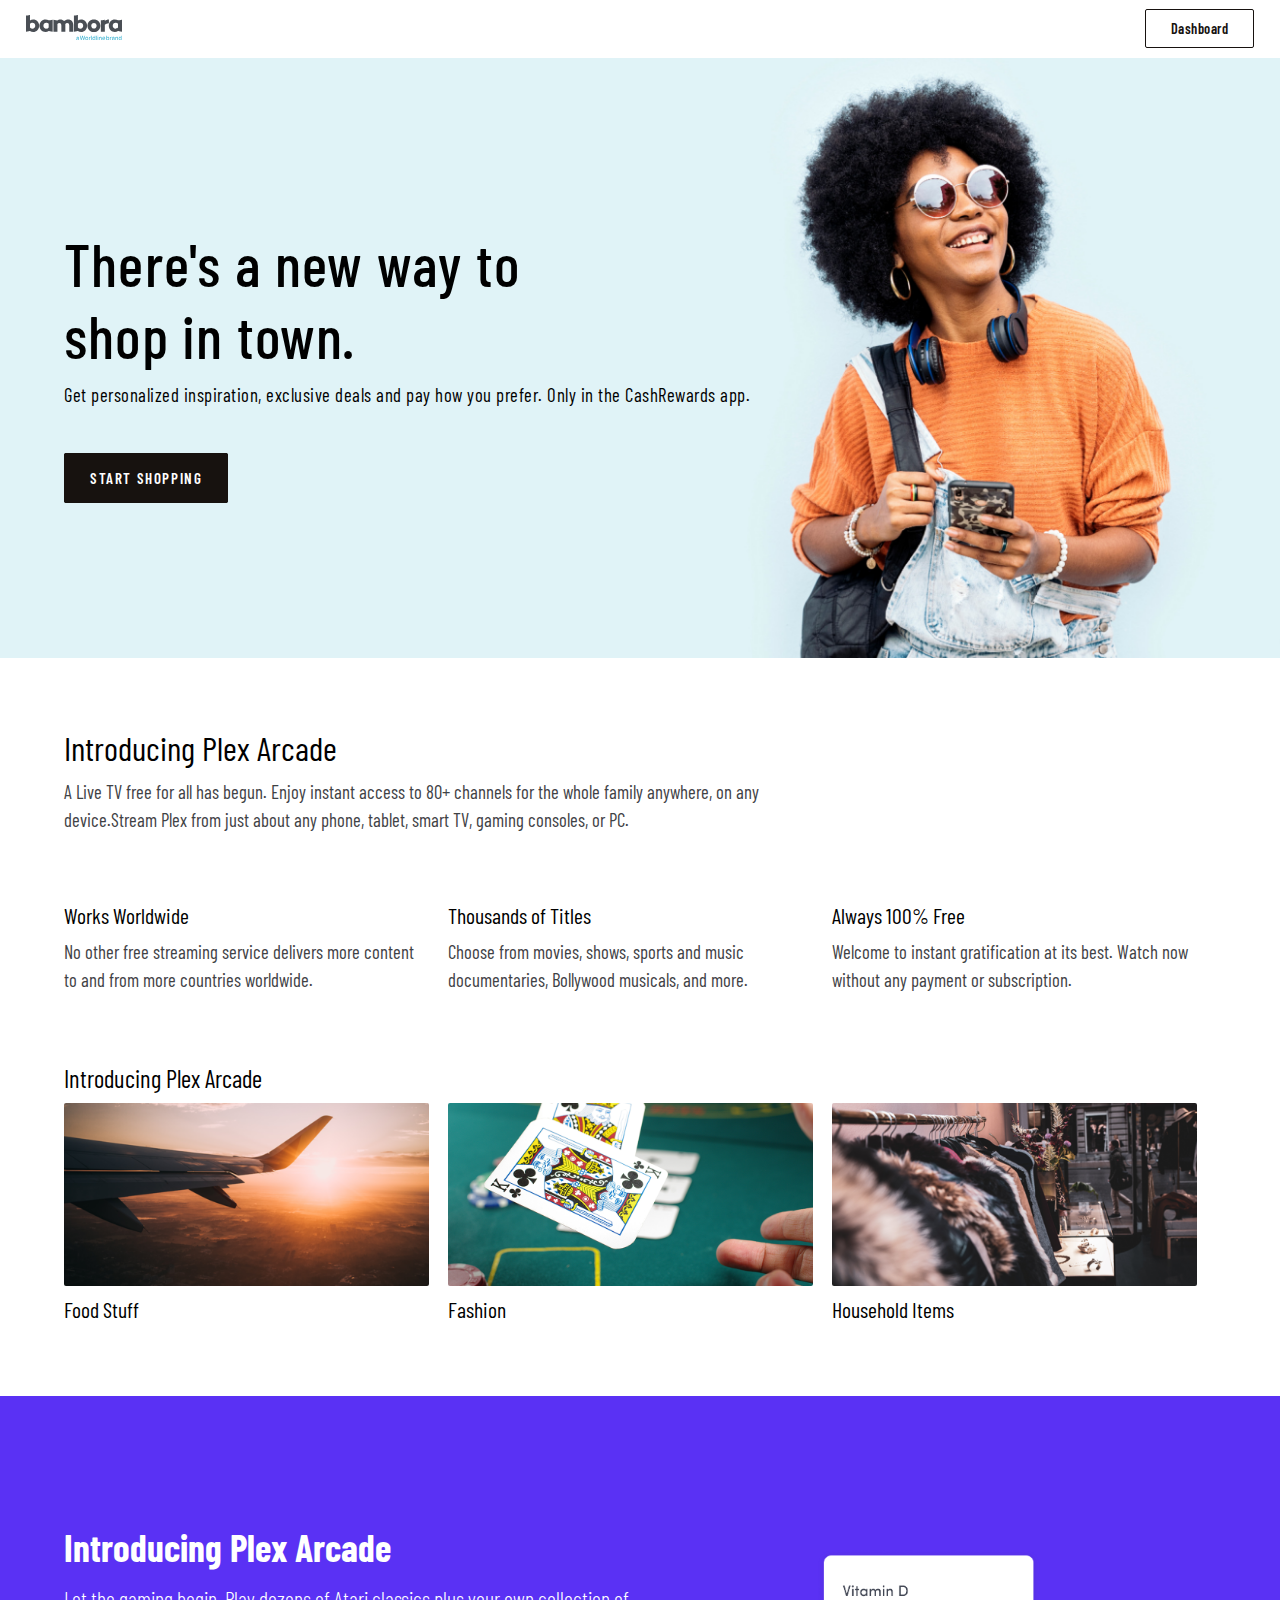
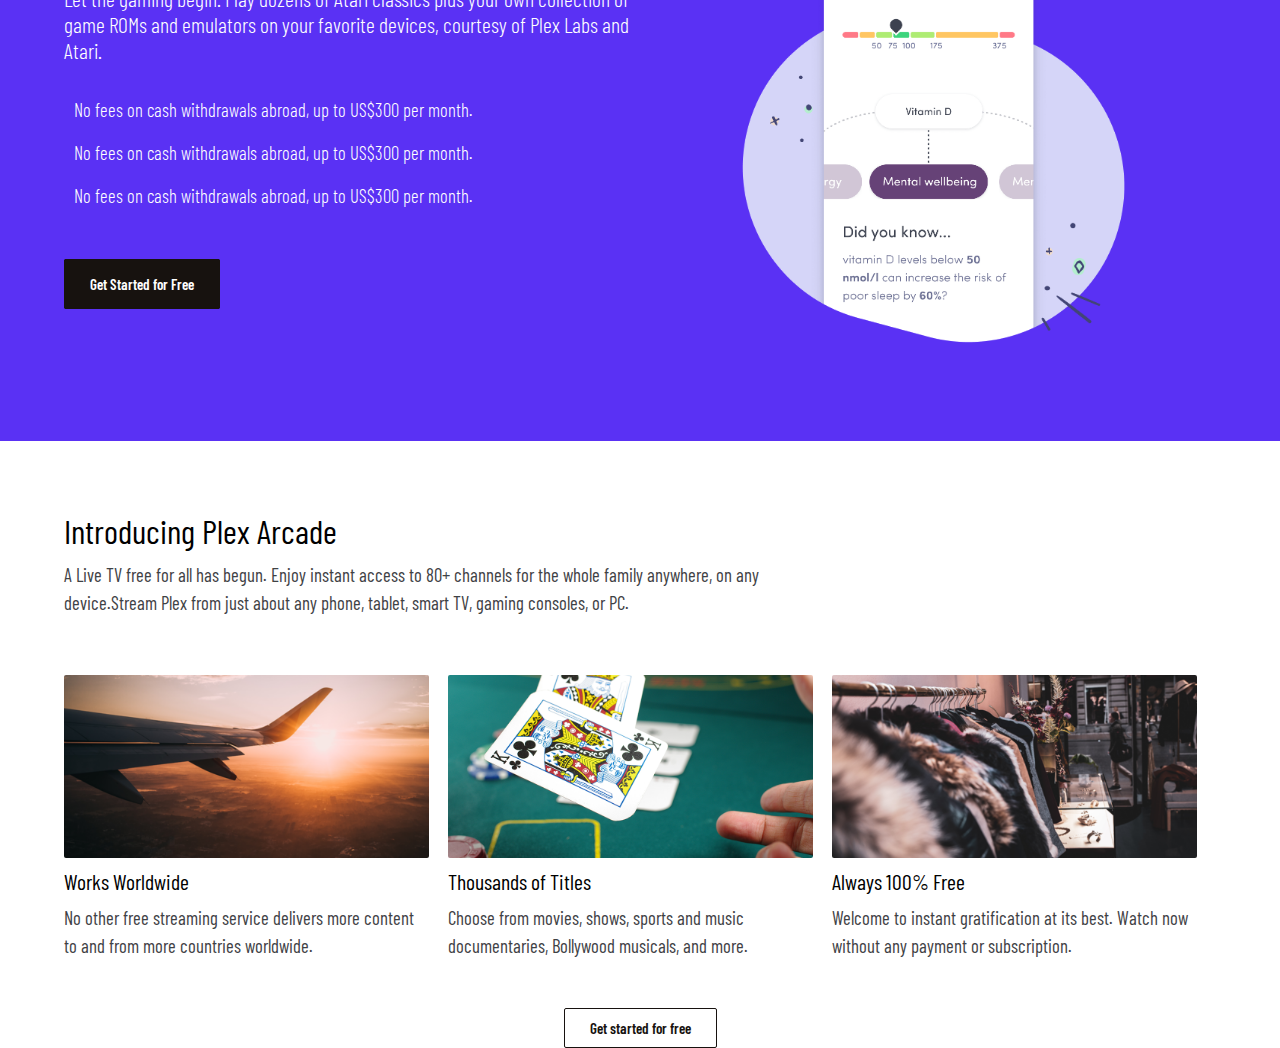
<file: index.html>
<!DOCTYPE html>
<html lang="en">

<head>
    <meta charset="utf-8" />
    <!-- <link rel="icon" href="%PUBLIC_URL%/favicon.ico" /> -->
    <meta name="viewport" content="width=device-width, initial-scale=1" />
    <meta name="theme-color" content="#000000" />
    <meta name="description" content="Web site created using create-react-app" />
    <!-- <link rel="apple-touch-icon" href="%PUBLIC_URL%/logo192.png" /> -->

    <link rel="stylesheet" href="css/index.css">
    <script src="js/index.js"></script>

    <link rel="preconnect" href="https://fonts.gstatic.com">
    <link href="https://fonts.googleapis.com/css2?family=Barlow+Condensed:wght@100;200;300;400;500;600;700&display=swap"
        rel="stylesheet">


    <link rel="stylesheet" href="https://unicons.iconscout.com/release/v3.0.6/css/line.css">
    <title>React App</title>
</head>

<body>

    <div class="nav">
        <a href="index.html"><img src="images/logo.svg" alt="logo"></a>
        <ul>
            <li><a href="signup.html" class="bg-border-black">Dashboard</a></li>
        </ul>
    </div>
    <header>
        <div class="header-text">
            <div class="contain">
                <h1>There's a new way to shop in town.</h1>
                <p>Get personalized inspiration, exclusive deals and pay how you prefer. Only in the CashRewards app.
                </p>
                <a href="signup.html" class="bg-dark">Start Shopping</a>
            </div>
        </div>
    </header>
    <section class="props">
        <div class="contain">
            <div class="top">
                <h4>Introducing Plex Arcade</h4>
                <p class="first">
                    A Live TV free for all has begun. Enjoy instant access to 80+ channels for the whole family
                    anywhere, on any device.Stream Plex from just about any phone, tablet, smart TV, gaming consoles, or
                    PC.
                </p>
                <div class="grid-3">
                    <div>
                        <i class="uil uil-globe"></i>
                        <h5>Works Worldwide</h5>
                        <p>No other free streaming service delivers more content to and from more countries worldwide.
                        </p>
                    </div>
                    <div>
                        <i class="uil uil-toilet-paper"></i>
                        <h5>Thousands of Titles</h5>
                        <p>Choose from movies, shows, sports and music documentaries, Bollywood musicals, and more.</p>
                    </div>
                    <div>
                        <i class="uil uil-file-download"></i>
                        <h5>Always 100% Free</h5>
                        <p>Welcome to instant gratification at its best. Watch now without any payment or subscription.
                        </p>
                    </div>
                </div>
            </div>
        </div>
    </section>
    <section class="props">
        <div class="contain">
            <div class="top">
                <h4  class="touch-size">Introducing Plex Arcade</h4>
                <div class="grid-3" style="margin-top: 5px;">
                    <div>
                        <img src="images/airline.png" alt="airline">
                        <h5>Food Stuff</h5>
                    </div>
                    <div>
                        <img src="images/gaming.png" alt="airline">
                        <h5>Fashion</h5>
                    </div>
                    <div>
                        <img src="images/retail.png" alt="airline">
                        <h5>Household Items</h5>
                    </div>
                </div>
                <div style="margin-top: 5%;"></div>
                <div class="center-text">
                </div>
            </div>
        </div>
    </section>
    <section class="box">
        <div class="contain">
            <div class="grid-2">
                <div>
                    <h2>Introducing Plex Arcade</h2>
                    <p class="first">
                        Let the gaming begin. Play dozens of Atari classics plus your own collection of game ROMs and
                        emulators
                        on your favorite devices, courtesy of Plex Labs and Atari.
                    </p>
                    <ul>
                        <li><i class="uil uil-check"></i>No fees on cash withdrawals abroad, up to US$300 per month.
                        </li>
                        <li><i class="uil uil-check"></i>No fees on cash withdrawals abroad, up to US$300 per month.
                        </li>
                        <li><i class="uil uil-check"></i>No fees on cash withdrawals abroad, up to US$300 per month.
                        </li>
                    </ul>
                    <a href="" class="bg-dark">Get Started for Free</a>
                </div>
                <div>
                    <img src="images/credit.png" alt="skype pictures">
                </div>
            </div>
        </div>
    </section>
    <section class="props">
        <div class="contain">
            <div class="top">
                <h4>Introducing Plex Arcade</h4>
                <p class="first">
                    A Live TV free for all has begun. Enjoy instant access to 80+ channels for the whole family
                    anywhere, on any device.Stream Plex from just about any phone, tablet, smart TV, gaming consoles, or
                    PC.
                </p>
                <div class="grid-3">
                    <div>
                        <img src="images/airline.png" alt="airline">
                        <h5>Works Worldwide</h5>
                        <p>No other free streaming service delivers more content to and from more countries worldwide.
                        </p>
                    </div>
                    <div>
                        <img src="images/gaming.png" alt="airline">
                        <h5>Thousands of Titles</h5>
                        <p>Choose from movies, shows, sports and music documentaries, Bollywood musicals, and more.</p>
                    </div>
                    <div>
                        <img src="images/retail.png" alt="airline">
                        <h5>Always 100% Free</h5>
                        <p>Welcome to instant gratification at its best. Watch now without any payment or subscription.
                        </p>
                    </div>
                </div>
                <div style="margin-top: 5%;"></div>
                <div class="center-text">
                    <a href="" class="bg-border-black">Get started for free</a>
                </div>
            </div>
        </div>
    </section>

</body>

</html>
</file>
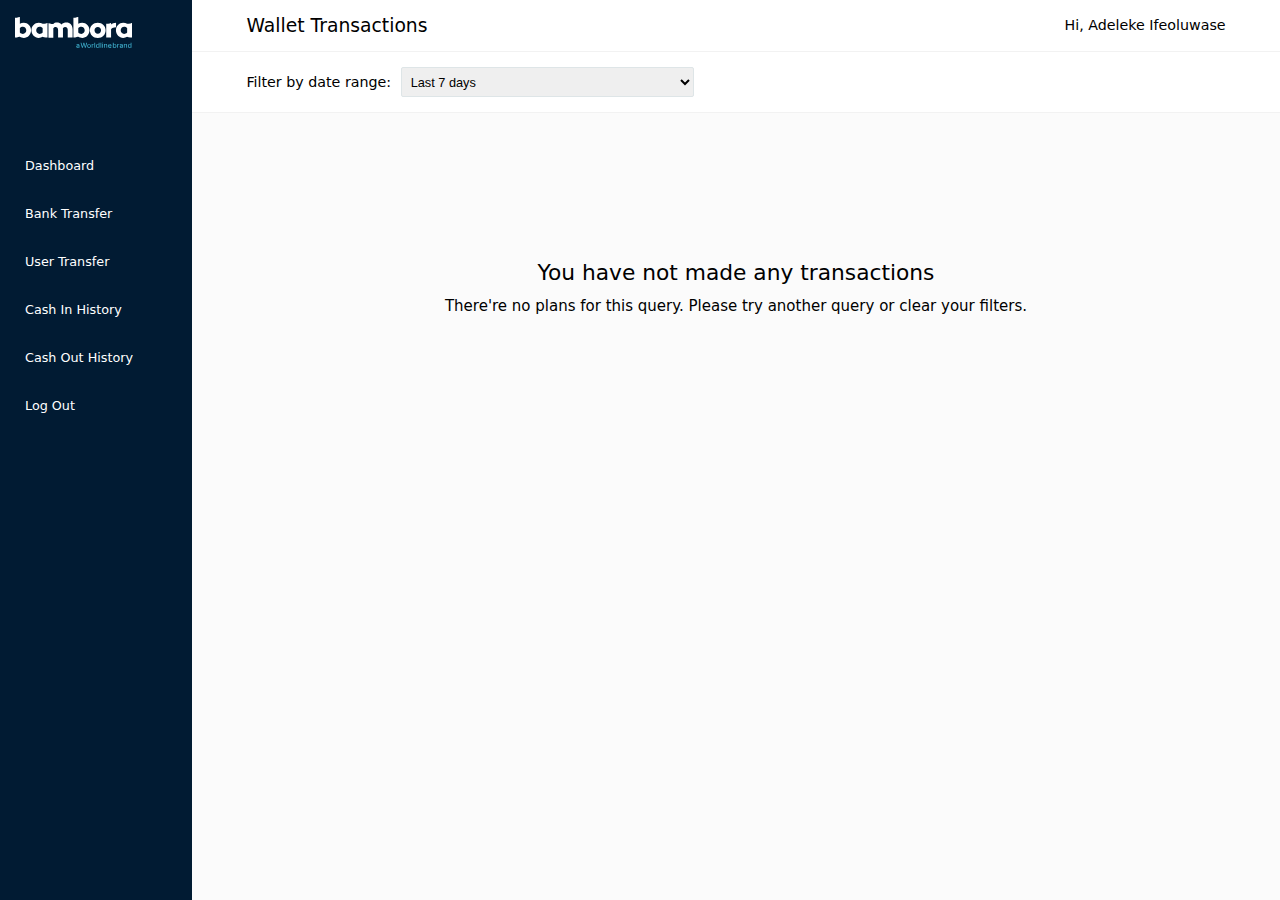
<file: profile.html>
<!DOCTYPE html>
<html lang="en">

<head>
  <meta charset="utf-8" />
  <!-- <link rel="icon" href="%PUBLIC_URL%/favicon.ico" /> -->
  <meta name="viewport" content="width=device-width, initial-scale=1" />
  <meta name="theme-color" content="#000000" />
  <meta name="description" content="Web site created using create-react-app" />
  <!-- <link rel="apple-touch-icon" href="%PUBLIC_URL%/logo192.png" /> -->

  <link rel="stylesheet" href="css/profile.css">
  <script src="js/index.js"></script>

  <link rel="preconnect" href="https://fonts.gstatic.com">
  <link href="https://fonts.googleapis.com/css2?family=Barlow+Condensed:wght@100;200;300;400;500;600;700&display=swap"
    rel="stylesheet">

  <link href="https://fonts.googleapis.com/css2?family=Roboto:wght@300;400;500;700&display=swap" rel="stylesheet">

  <link href="https://fonts.googleapis.com/css2?family=Source+Sans+Pro:wght@200;300;400;600;700&display=swap"
    rel="stylesheet">

  <link href="https://cdn.lineicons.com/2.0/LineIcons.css" rel="stylesheet">

  <link rel="stylesheet" href="https://unicons.iconscout.com/release/v3.0.6/css/line.css">
  <title>React App</title>
</head>

<body>

  <div class="profile">
    <div class="left">
      <img src="images/sec-logo.svg" class="logo" alt="logo">
      <ul class="first">
        <li><a href="index.html" class="active"><i class="uil uil-create-dashboard"></i> Dashboard</a></li>
        <li id="bankBtn"><a href=""><i class="uil uil-transaction"></i>Bank Transfer </a></li>
        <li id="myBtn"><a href=""><i class="uil uil-transaction"></i>User Transfer </a></li>
        <li id=""><a href="cashin.html"><i class="uil uil-money-withdraw"></i>Cash In History</a></li>
        <li><a href="cashout.html"><i class="uil uil-money-withdrawal"></i> Cash Out History</a></li>
        <li><a href=""><i class="uil uil-signout"></i> Log Out</a></li>
    </ul>
    </div>
    <div class="right">
      <div class="block">
        <div class="contain">
          <div class="flex-2">
              <h5>Wallet Transactions</h5>
              <p>Hi, Adeleke Ifeoluwase</p>
          </div>
      </div>
      </div>
      <div class="block">
        <div class="contain">
          <div class="form-group">
            <label for="">Filter by date range: </label>
            <select name="" id="">
              <option value="7">Last 7 days</option>
              <option value="10">Last 10 days</option>
              <option value="21">Last 21 days</option>
              <option value="31">Last 1 month</option>
              <option value="62">Last 2 months</option>
              <option value="`93">Last 3 months</option>
              <option value="1">Last 1 year</option>
            </select>
          </div>
        </div>
      </div>
      <div class="transactions">
        <div class="contain">
          <div class="center-text">
            <div>
              <i class="lni lni-empty-file"></i>
              <h3>You have not made any transactions</h3>
              <p>There're no plans for this query. Please try another query or clear your filters.</p>
            </div>
          </div>
        </div>
      </div>
    </div>
  </div>


  <div id="myModal" class="modal">
    <!-- Modal content -->
    <div class="modal-content">
      <div class="modal-header">
        <div class="close">
          <i class="uil uil-times" class="" style="float: right;"></i>
        </div>
        <div class="line" style="clear: both;"></div>
      </div>
      <form action="">
        <div class="form-group">
          <label for="amount">Amount to pay</label>
          <input type="text" name="amount" id="amount" class="form-control">
        </div>
        <div class="form-group">
          <label for="maturity">Maturity Period</label>
          <select name="maturity" id="maturity">
            <option value="15">15 days</option>
            <option value="30">30 days</option>
            <option value="60">60 days</option>
            <option value="90">90 days</option>
          </select>
        </div>
        <div class="form-group">
          <label for="reward">Accrued Reward</label>
          <input type="text" name="reward" id="reward" class="form-control">
        </div>
        <input type="submit" value="Pay Now">
      </form>
    </div>
  </div>

  <div id="bankModal" class="modal">

    <!-- Modal content -->
    <div class="modal-content">
      <div class="modal-header">
        <div class="close">
          <i class="uil uil-times" class="close" style="float: right;"></i>
        </div>
        <div class="line" style="clear: both;"></div>
      </div>
      <form action="">
        <div class="form-group">
          <label for="amount">Amount to pay</label>
          <input type="text" name="amount" id="amount" class="form-control">
        </div>
        <div class="form-group">
          <label for="maturity">Maturity Period</label>
          <select name="maturity" id="maturity">
            <option value="15">15 days</option>
            <option value="30">30 days</option>
            <option value="60">60 days</option>
            <option value="90">90 days</option>
          </select>
        </div>
        <div class="form-group">
          <label for="reward">Accrued Reward</label>
          <input type="text" name="reward" id="reward" class="form-control">
        </div>
        <input type="submit" value="Pay Now">
      </form>
    </div>
  </div>

  <script>

    document.querySelector('li#myBtn a').addEventListener('click', e => e.preventDefault());

    // Get the modal
    var modal = document.getElementById("myModal");

    // Get the button that opens the modal
    var btn = document.getElementById("myBtn");

    // Get the <span> element that closes the modal
    var span = document.getElementsByClassName("close")[1];

    // When the user clicks on the button, open the modal
    btn.onclick = function () {
      modal.style.display = "block";
    }

    // When the user clicks on <span> (x), close the modal
    span.onclick = function () {
      modal.style.display = "none";
    }

    // When the user clicks anywhere outside of the modal, close it
    window.onclick = function (event) {
      if (event.target == modal) {
        modal.style.display = "none";
      }
    }

    document.querySelector('li#bankBtn a').addEventListener('click', e => e.preventDefault());

    // Get the modal
    var modal = document.getElementById("bankModal");

    // Get the button that opens the modal
    var btn = document.getElementById("bankBtn");

    // Get the <span> element that closes the modal
    var span = document.getElementsByClassName("close")[0];

    // When the user clicks on the button, open the modal
    btn.onclick = function () {
      modal.style.display = "block";
    }

    // When the user clicks on <span> (x), close the modal
    span.onclick = function () {
      modal.style.display = "none";
    }

    // When the user clicks anywhere outside of the modal, close it
    window.onclick = function (event) {
      if (event.target == modal) {
        modal.style.display = "none";
      }
    }
  </script>

</body>

</html>
</file>
<file: css/index.css>
* {
    margin: 0%;
    padding: 0%;
    box-sizing: border-box;
}

body, html {
    font-size: 15px;
    font-family: 'Barlow Condensed', sans-serif;
}

.contain {
    width: 90%;
    margin-left: 5%;
}

.container {
    width: 80%;
    margin-left: 10%;
}

.bg-dark {
    background: #17120F;
    border: 1px solid #17120F;
    color: #fff;
    text-decoration: none;
    cursor: pointer;
    padding: 15px 25px;
    font-weight: 600;
    line-height: 150%;
    border-radius: 2px;
}

.bg-white {
    background: #fff;
    border: 1px solid #fff;
    color: #17120F;
    text-decoration: none;
    cursor: pointer;
    padding: 15px 25px;
    font-weight: 600;
    line-height: 150%;
    border-radius: 2px;
}

.grid-2 {
    display: grid;
    grid-template-columns: repeat(2, 1fr);
}

.grid-3 {
    display: grid;
    grid-template-columns: repeat(3, 1fr);
}

.bg-border-black {
    background: transparent;
    color: #17120F;
    border: 1px solid #17120F;
    text-decoration: none;
    cursor: pointer;
    padding: 10px 25px;
    font-weight: 600;
    line-height: 150%;
    border-radius: 2px;
    transition: background .2s ease-in-out, color .2s ease-in-out;
}

.bg-border-black:hover {
    background: #17120F;
    text-decoration: none;
    color: #fff;
    border-radius: 2px;
}

.center-text {
    text-align: center;
}

.form-flex-2 {
    display: flex;
}

.nav {
    display: flex;
    justify-content: space-between;
    align-items: center;
    padding: 5px 2%;
    box-shadow: 0 0 5px rgba(0, 0, 0, .5);
}

.nav img {
    height: 3rem;
    width: auto;
}

.nav ul li {
    list-style: none;
    display: inline-block;
}

.nav ul li a {
    font-size: 95%;
    font-weight: 600;
    text-decoration: none;
    color: #17120F;
    letter-spacing: .5px;
    line-height: 150%;
}

header {
    background: url('../images/hero.jpg');
    background-position: center;
    background-size: cover;
    background-repeat: no-repeat;
    display: table;
    width: 100%;
    overflow: hidden;
}

header .header-text {
    display: table-cell;
    height: 600px;
    vertical-align: middle;
}

header .header-text h1 {
    font-size: 400%;
    /* color: #fff; */
    letter-spacing: 1.2px;
    font-weight: 500;
    margin-bottom: 10px;
    width: 40%;
}

header .header-text p {
    font-size: 125%;
    line-height: 150%;
    /* color: #fff; */
    letter-spacing: .5px;
    margin-bottom: 5%;
}

header .header-text a {
    letter-spacing: 1.6px;
    text-transform: uppercase;
}



.props .top h5 {
    font-size: 145%;
    font-weight: 400;
    margin-top: 10px;
    margin-bottom: 10px;
}


.props .top {
    margin-top: 6%;
}
.props .top .grid-3 p {
    font-size: 125%;
    line-height: 150%;
    width: 95%;
    color: #3f4245;
}

.props .top h4 {
    font-size: 225%;
    font-weight: 400;
    margin-bottom: 10px;
}

.props .top p.first {
    font-size: 125%;
    line-height: 150%;
    width: 65%;
    color: #3f4245;
}

.props .grid-3 {
    margin-top: 5%;
}

.props .top i {
    font-size: 250%;
    color: #3f4245;
}

.props img {
    width: 95%;
    height: auto;
    display: block;
    object-fit: cover;
    object-position: center;
    border-radius: 2px;
}



.box {
    background: #5A31F4;
    padding: 10% 0%;
    padding-bottom: 5%;
    margin-top: 5%;
}

.box .grid-2 {
    grid-gap: 20px;
}

.box img {
    width: 80%;
    height: auto;
    object-fit: cover;
    object-position: center;
    margin: 0% auto;
    display: block;
}

.box h2 {
    color: #fff;
    font-size: 250%;
    margin-bottom: 15px;
    /* margin-top: 10px; */
}

.box p.first {
    font-size: 145%;
    color: #fff;
    margin-bottom: 25px;
    font-weight: 300;
}

.box ul li {
    list-style: 150%;
    font-size: 125%;
    padding: 10px 0;
    list-style: none;
    color: #fff;
    font-weight: 300;
}

.box ul li i {
    margin-right: 10px;
    color: #fff;
}

.box ul {
    margin-bottom: 10%;
}

.props h4.touch-size {
    font-size: 165%;
}




.fixed {
    background: #fff;
    width: 100%;
    box-shadow: 0 0 3px rgba(0, 0, 0, .3);
    z-index: 1000;
    position: fixed;
}
</file>
<file: css/profile.css>
* {
    margin: 0%;
    padding: 0%;
    box-sizing: border-box;
}

body, html {
    font-size: 15px;
    /* font-family: 'Barlow Condensed', sans-serif; */
    /* font-family: 'Open Sans', sans-serif; */
    /* font-family: 'Roboto', sans-serif; */
    /* font-family: 'Source Sans Pro', sans-serif; */
    /* font-family: 'Raleway', sans-serif; */
    font-family: -apple-system, system-ui, BlinkMacSystemFont, "Segoe UI", Roboto, "Helvetica Neue", "Fira Sans", Ubuntu, Oxygen, "Oxygen Sans", Cantarell, "Droid Sans", "Apple Color Emoji", "Segoe UI Emoji", "Segoe UI Emoji", "Segoe UI Symbol", "Lucida Grande", Helvetica, Arial, sans-serif;
}

.contain {
    width: 90%;
    margin-left: 5%;
}

.container {
    width: 80%;
    margin-left: 10%;
}

.bg-dark {
    background: #17120F;
    border: 1px solid #17120F;
    color: #fff;
    text-decoration: none;
    cursor: pointer;
    padding: 15px 25px;
    font-weight: 600;
    line-height: 150%;
    border-radius: 2px;
}

.bg-white {
    background: #fff;
    border: 1px solid #fff;
    color: #17120F;
    text-decoration: none;
    cursor: pointer;
    padding: 15px 25px;
    font-weight: 600;
    line-height: 150%;
    border-radius: 2px;
}

.bg-border-black {
    background: transparent;
    color: #17120F;
    border: 1px solid #17120F;
    text-decoration: none;
    cursor: pointer;
    padding: 10px 25px;
    font-weight: 600;
    line-height: 150%;
    border-radius: 2px;
    transition: background .2s ease-in-out, color .2s ease-in-out;
}

.bg-border-black:hover {
    background: #17120F;
    text-decoration: none;
    color: #fff;
    border-radius: 2px;
}

.grid-2 {
    display: grid;
    grid-template-columns: repeat(2, 1fr);
}

.form-flex-2 {
    display: flex;
}

.grid-3 {
    display: grid;
    grid-template-columns: repeat(3, 1fr);
}

.grid-3 img {
    width: 60%;
    height: auto;
    object-fit: cover;
    object-position: center;
    margin: 0% auto;
    display: block;
    margin-top: 25%;
}

.grid-4 {
    display: grid;
    grid-template-columns: repeat(4, 1fr);
}

.grid-4 img {
    width: 60%;
    height: auto;
    object-fit: cover;
    object-position: center;
    margin: 0% auto;
    display: block;
    margin-top: 25%;
}

.center-text {
    text-align: center;
}


.profile {
    width: 100%;
    min-height: 100vh;
    background: #FBFBFB;
}





.left {
    width: 15%;
    position: fixed;
    height: 100%;
    min-height: 100vh;
    background: #011B33;
}

.left ul.first {
    margin-top: 40%;
}

.left ul li {
    padding: 15px;
}

.left ul li a {
    color: #fff;
    text-decoration: none;
    font-size: 85%;
}

.left ul li i {
    margin-right: 10px;
}

.right {
    margin-left: 15%;
    width: calc(100% - 15%);
    float: left;
}

.right .block {
    display: block;
    width: 100%;
    /* height: 50px; */
    border-bottom: 1px solid #F2F2F2;
    background: #fff;
    /* box-shadow: 0 0 5px rgba(0, 0, 0, .5); */
}

.right .block h5 {
    padding: 15px 0;
    font-size: 125%;
    font-weight: 500;
}

.right .block label {
    font-size: 95%;
    margin-right: 5px;
    font-weight: 400;
    line-height: 150%;
}

.right .block div.form-group {
    padding: 15px 0;
}

.right select {
    height: 2rem;
    width: 30%;
    border-radius: 2px;
    padding: 0% 5px;
    font-size: 85%;
    font-weight: 300;
    line-height: 150%;
    border: 1px solid #DEE5E7;
}

.right select:focus {
    border: 1px solid #DEE5E7;
}

.right select:hover {
    border: 1px solid #98C5E9;
}

.right .center-text div {
    margin-top: 15%;
}

.right .center-text div i {
    font-size: 350%;
    color: #98C5E9;
    margin-bottom: 10px;
}

.right .center-text div h3 {
    font-size: 145%;
    font-weight: 500;
    margin-bottom: 10px;
}

.right .center-text div p {
    line-height: 150%;
}


.logo {
    height: 4rem;
    width: auto;
    padding-left: 15px;
    padding-top: 5px;
}


.container-table100 {
    margin-top: 5%;
}


.flex-2 {
    display: flex;
    justify-content: space-between;
    align-items: center;
}

.flex-2 p {
    font-size: 95%;
    line-height: 150%;
}





/* The Modal (background) */
.modal {
    display: none; /* Hidden by default */
    position: fixed; /* Stay in place */
    z-index: 1; /* Sit on top */
    left: 0;
    top: 0;
    width: 100%; /* Full width */
    height: 100%; /* Full height */
    overflow: auto; /* Enable scroll if needed */
    background-color: rgb(0,0,0); /* Fallback color */
    background-color: rgba(0,0,0,0.4); /* Black w/ opacity */
  }
  
  /* Modal Content/Box */
  .modal-content {
    background-color: #fefefe;
    margin: 15% auto; /* 15% from the top and centered */
    padding: 20px;
    border: 1px solid #888;
    width: 40%; /* Could be more or less, depending on screen size */
  }
  
  /* The Close Button */
  .close {
    color: #aaa;
    float: right;
    font-size: 28px;
    font-weight: bold;
  }
  
  .close:hover,
  .close:focus {
    color: black;
    text-decoration: none;
    cursor: pointer;
  }



.profile input[type="email"], input[type="text"], input[type="password"], .modal select {
    height: 2.5rem;
    display: block;
    width: 100%;
    border-radius: 2px;
    border: 1px solid #CED4DA;
    padding: 0% 10px;
    font-family: 'Barlow Condensed', sans-serif;
    font-size: 100%;
    line-height: 150%;
    margin-top: 5px;
}

label {
    font-size: 90%;
    line-height: 150%;
    margin-bottom: 15px;
}

.modal .form-group {
    margin-bottom: 25px;
}

.modal-content form input[type="submit"] {
    background: #17120F;
    border: 1px solid #17120F;
    color: #fff;
    text-decoration: none;
    cursor: pointer;
    padding: 8px 25px;
    font-weight: 600;
    line-height: 150%;
    border-radius: 2px;
}
</file>
